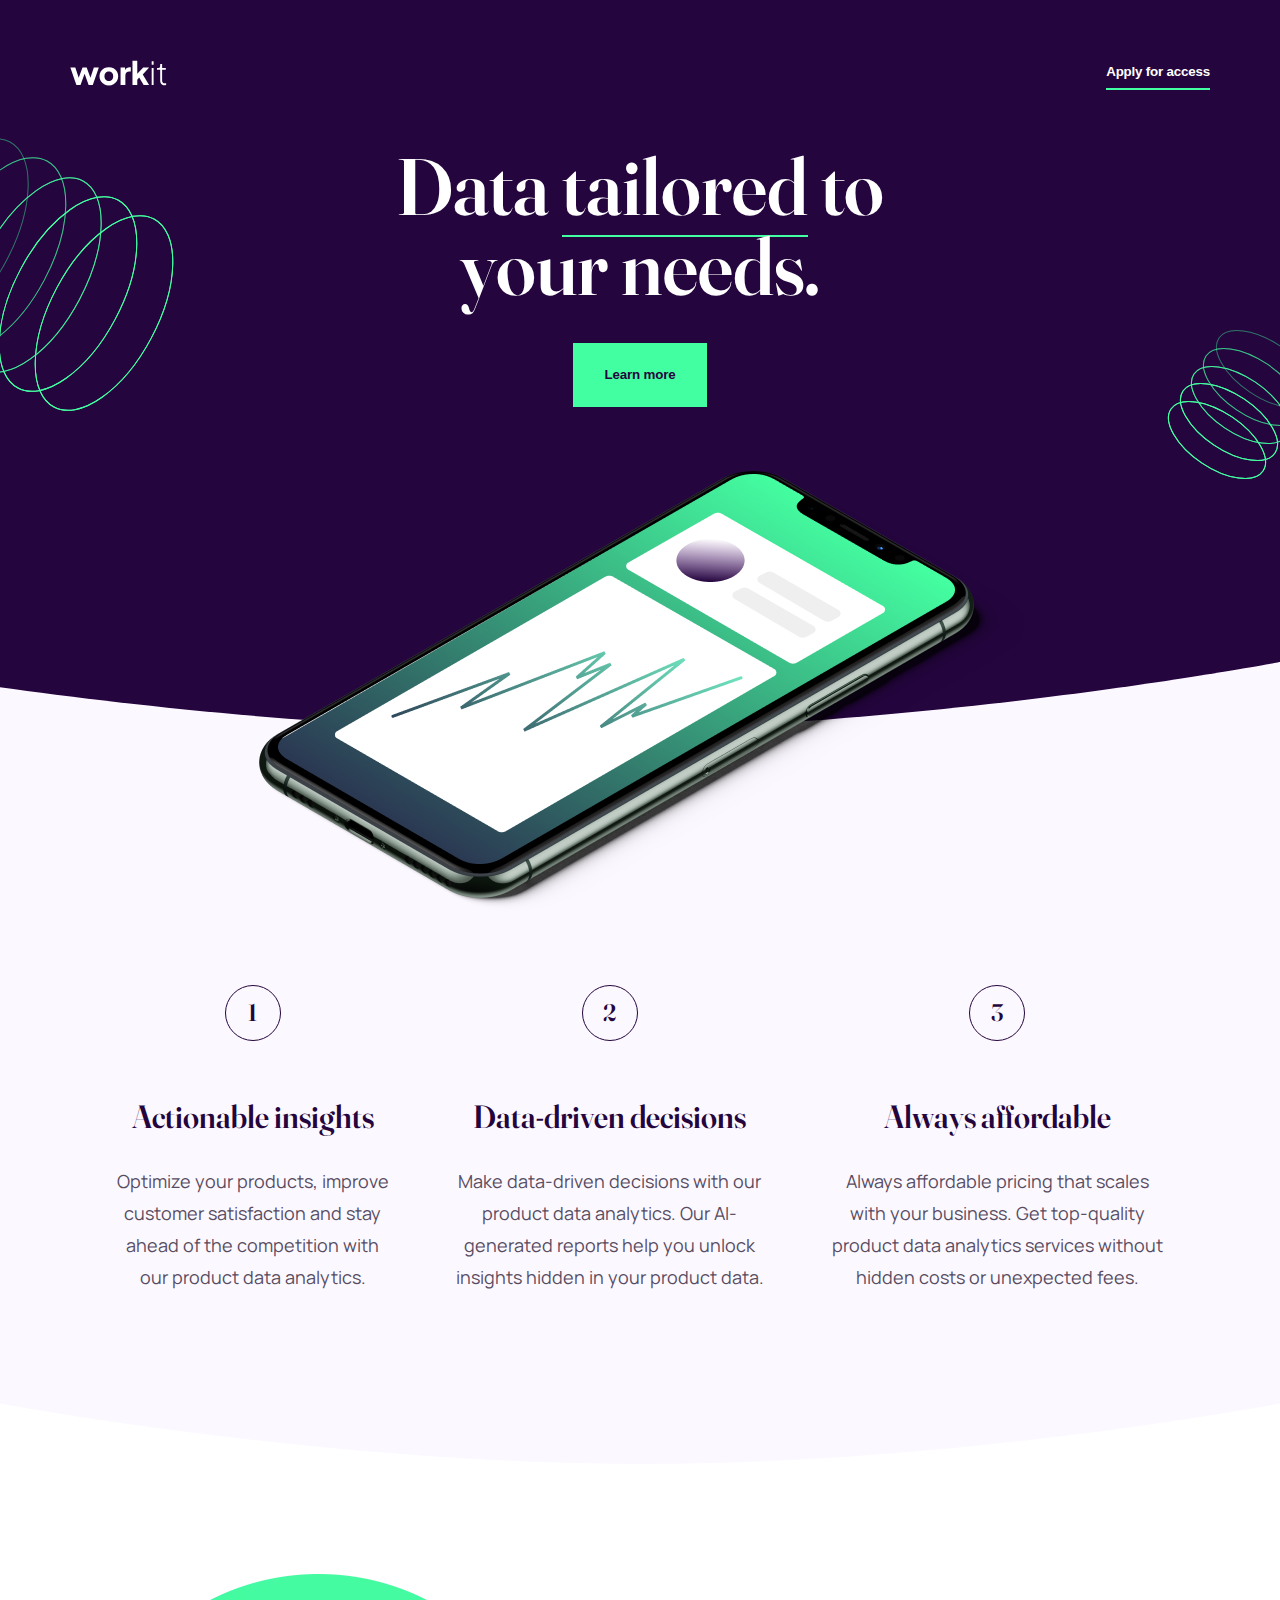
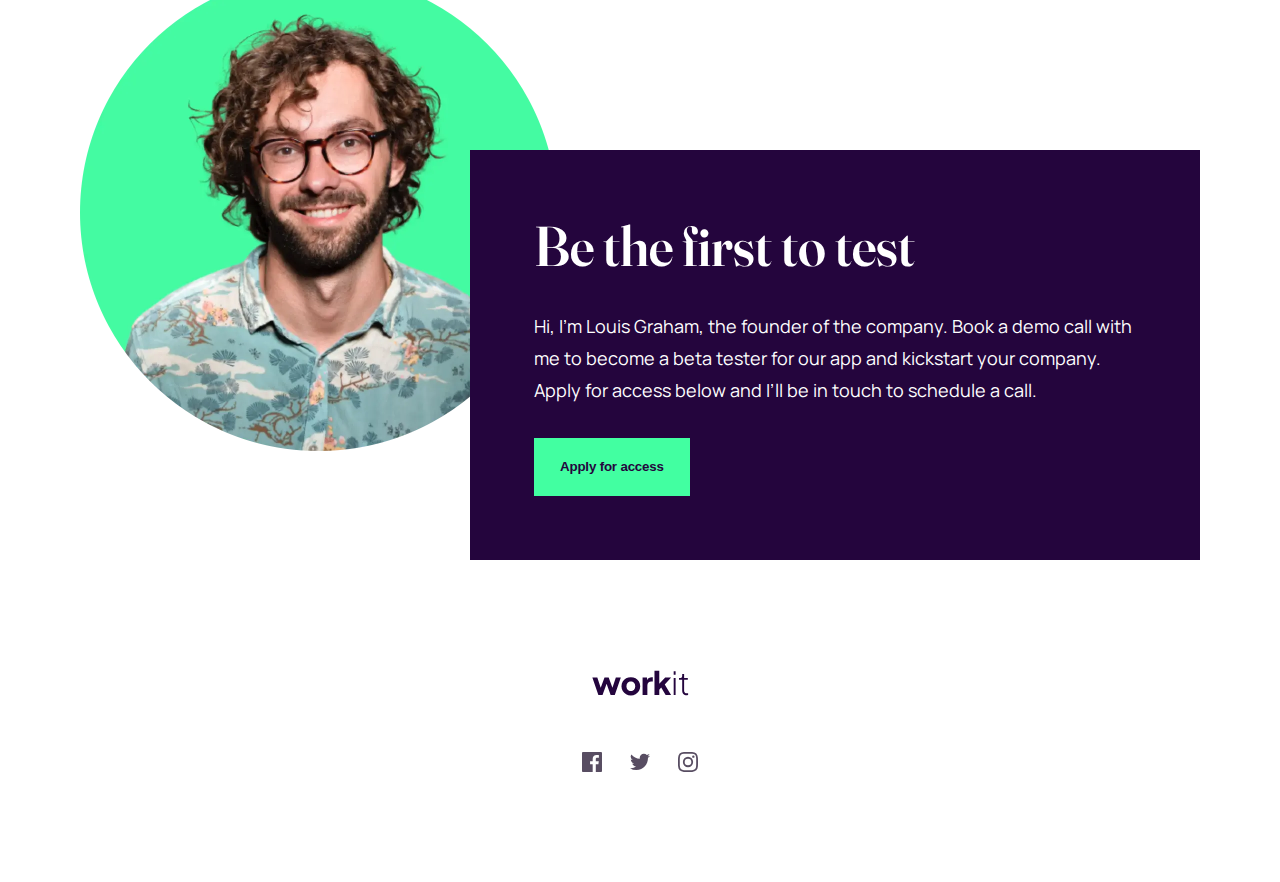
<file: index.html>
<!DOCTYPE html>
<html lang="en">
  <head>
    <meta charset="UTF-8" />
    <meta name="viewport" content="width=device-width, initial-scale=1.0" />
    <!-- Site Icon -->
    <link rel="icon" href="images/site-icon.svg" />
    <!-- My CSS -->
    <link rel="stylesheet" href="styles.css" />
    <!-- Google Fonts -->
    <title>Frontend Mentor | Workit landing page</title>
  </head>
  <body>
    <!-- Start Header -->
    <div class="header">
      <div class="container">
        <img src="./images/logo-light.svg" alt="" />
        <button class="button">Apply for access</button>
      </div>
    </div>
    <!-- End Header -->
    <!-- Start Landing -->
    <div class="landing">
      <hr />
      <div class="container">
        <div class="landing-content">
          <h1 class="title">Data <span>tailored</span> to your needs.</h1>
          <button class="learn-more">Learn more</button>
        </div>
      </div>
    </div>
    <!-- End Landing -->
    <!-- Start Features -->
    <div class="features">
      <hr />
      <div class="container">
        <div class="features-content">
          <div class="func">
            <p class="num">1</p>
            <div class="info">
              <h2 class="title">Actionable insights</h2>
              <p>
                Optimize your products, improve customer satisfaction and stay
                ahead of the competition with our product data analytics.
              </p>
            </div>
          </div>
          <div class="func">
            <p class="num">2</p>
            <div class="info">
              <h2 class="title">Data-driven decisions</h2>
              <p>
                Make data-driven decisions with our product data analytics. Our
                AI-generated reports help you unlock insights hidden in your
                product data.
              </p>
            </div>
          </div>
          <div class="func">
            <p class="num">3</p>
            <div class="info">
              <h2 class="title">Always affordable</h2>
              <p>
                Always affordable pricing that scales with your business. Get
                top-quality product data analytics services without hidden costs
                or unexpected fees.
              </p>
            </div>
          </div>
        </div>
      </div>
    </div>
    <!-- End Features -->
    <!-- Start Contact -->
    <div class="contact">
      <div class="container">
        <div class="contact-content">
          <img src="./images/image-founder.webp" alt="" class="image" />
          <div class="info">
            <h1 class="title">Be the first to test</h1>
            <p>
              Hi, I'm Louis Graham, the founder of the company. Book a demo call
              with me to become a beta tester for our app and kickstart your
              company. Apply for access below and I’ll be in touch to schedule a
              call.
            </p>
            <button class="button-subscribe">Apply for access</button>
          </div>
        </div>
      </div>
    </div>
    <!-- End Contact -->
    <!-- Start Social -->
    <div class="social">
      <div class="container">
        <img src="images/logo-dark.svg" alt=""/>
        <div class="social-icons">
          <img src="images/icon-facebook.svg" alt="" />
          <img src="images/icon-twitter.svg" alt="" />
          <img src="images/icon-instagram.svg" alt="" />
        </div>
      </div>
    </div>
    <!-- End Social -->
  </body>
</html>
</file>
<file: styles.css>
@font-face {
  font-family: "Fraunces";
  font-display: swap;
  font-weight: 600 700;
  src: url("fonts/fraunces/static/Fraunces_144pt-SemiBold.ttf")
    format("truetype");
}
@font-face {
  font-family: "Manrope";
  font-display: swap;
  font-weight: 400 700;
  src: url("fonts/manrope/static/Manrope-Regular.ttf") format("truetype");
}
:root {
  --clr-primary-400: hsl(150, 100%, 63%);
  --clr-primary-900: hsl(273, 85%, 13%);

  --clr-neutral-600: hsl(271, 12%, 34%);
  --clr-neutral-200: hsl(274, 100%, 99%);
  --clr-neutral-100: hsl(0, 0%, 100%);

  --ff-base: "Manrope", sans-serif;
  --ff-accent: "Fraunces", sans-serif;

  --fw-regular: 400;
  --fw-semi-bold: 600;
  --fw-bold: 700;

  --dt-main: 0.3s; /* Duration Time */
}
/* End Variables */
/* Start Global Rules */
* {
  box-sizing: border-box;
  padding: 0;
  margin: 0;
}
html {
  scroll-behavior: smooth;
}
body {
  font-family: var(--ff-base);
  background-color: var(--clr-neutral-100);
  font-size: 18px;
}
::-webkit-scrollbar {
  display: none;
}
.container {
  padding: 0 15px;
  margin: 0 auto;
  text-align: center;
}
/* Small */
@media (min-width: 768px) {
  .container {
    width: 750px;
  }
}
/* Medium */
@media (min-width: 992px) {
  .container {
    width: 970px;
  }
}
/* Large */
@media (min-width: 1200px) {
  .container {
    width: 1170px;
  }
}
/* End Global Rules */
/* Start Heading */
.header .container {
  position: absolute;
  top: 0;
  left: 50%;
  transform: translateX(-50%);

  display: flex;
  justify-content: space-between;
  align-items: center;

  margin-top: 56px;
}
.header .button {
  border: 0;
  background-color: transparent;
  color: var(--clr-neutral-100, #fff);

  font-weight: var(--fw-bold);
  line-height: 32px;
  letter-spacing: -0.18px;

  border-bottom: 2px solid var(--clr-primary-400, #44ffa1);
  transition: var(--dt-main);
}
.header .button:hover {
  color: var(--clr-primary-400, #44ffa1);
}
/* End Heading */
/* Start Landing */
.landing {
  height: 730px;
  background-color: #fcf8ff;
  background-image: url(/images/bg-landing.svg);
  background-size: cover;
  background-position: 100% 100%;
}
.landing::after {
  content: url("images/image-hero.png");
  width: 762px;
  height: 424px;

  position: absolute;
  top: 471px;
  left: 50%;
  transform: translateX(-50%);
}
hr {
  height: 0px;
  width: 100%;
  border: 0;
}
hr::before {
  content: url(images/bg-pattern-1.svg);
  width: 341px;
  height: 317px;

  position: absolute;
  top: 116px;
  left: -138px;
}
hr::after {
  content: url(images/bg-pattern-2.svg);
  width: 174;
  height: 181px;

  position: absolute;
  top: 314px;
  right: -48px;
}
.landing .container .title {
  width: 635px;
  color: var(--clr-neutral-100, #fff);

  font-family: var(--ff-accent);
  font-size: 80px;
  font-weight: var(--fw-semi-bold);
  line-height: 80px;
  text-align: center;

  margin: 146px auto 37px;
}
.landing .title span {
  border-bottom: 2px solid var(--clr-primary-400);
}
.learn-more {
  background: var(--clr-primary-400, #44ffa1);
  color: var(--clr-primary-900, #24053e);

  font-weight: var(--fw-bold);
  line-height: 32px;
  letter-spacing: -0.18px;
  padding: 16px 32px;

  border: 0;
  transition: var(--dt-main);
}
.learn-more:hover {
  background-color: transparent;
  color: var(--clr-primary-400, #44ffa1);
  box-shadow: inset 0 0 0 2px var(--clr-primary-400, #44ffa1);
}
/* End Landing */
/* Start Features */
.features {
  height: 734px;

  background-image: url("images/bg-features.svg");
  background-size: cover;
  background-position: 100% 100%;
}
.features .container {
  width: 1114px;
}
.features-content {
  margin-top: 255px;
  display: flex;
  gap: 26px;
}
.features-content .func {
  display: flex;
  flex-direction: column;
  gap: 56px;
  justify-content: center;
  align-items: center;
}
.num {
  color: var(--clr-primary-900, #24053e);

  width: 56px;
  height: 56px;

  border-radius: 30.5px;
  border: 1px solid var(--clr-primary-900, #584d62);

  display: flex;
  justify-content: center;
  align-items: center;

  font-family: var(--ff-accent);
  font-size: 24px;
  font-weight: var(--fw-semi-bold);
  line-height: 40px;
}
.features-content .func .info {
  display: flex;
  flex-direction: column;
  gap: 28px;
}
.info .title {
  color: var(--clr-primary-900, #24053e);

  font-family: var(--ff-accent);
  font-size: 32px;
  font-style: normal;
  font-weight: 600;
  line-height: 40px;
}
.func .info .title + p {
  color: var(--clr-neutral-600, #584d62);

  font-family: var(--ff-base);
  font-weight: var(--fw-regular);
  line-height: 32px;

  padding: 0 15px;
}
/* End Features */
/* Start Contact */
.contact .container {
  padding-top: 110px;
}
.contact-content {
  width: 1120px;
  height: 586px;

  text-align: center;

  padding: 0 40px;
  margin: auto;

  position: relative;
}
.contact-content .image {
  width: 477px;
  height: 477px;

  display: flex;
  align-items: flex-start;
  text-align: center;

  position: absolute;
  top: 0;
  left: 0;
}
.contact-content .info {
  background-color: var(--clr-primary-900, #24053e);

  width: 730px;
  height: fit-content;

  text-align: left;

  padding: 64px;

  position: absolute;
  right: 0;
  bottom: 0;
}
.contact-content .info .title {
  color: var(--clr-neutral-100, #fff);

  font-family: var(--ff-accent);
  font-size: 56px;
  font-weight: var(--fw-semi-bold);
  line-height: 64px;
}
.contact-content .info .title + p {
  color: var(--clr-neutral-100, #fff);

  font-weight: 400;
  line-height: 32px;

  text-align: left;

  padding: 32px 0px;
}
.contact-content .info .button-subscribe {
  border: 0;

  background-color: var(--clr-primary-400);
  color: var(--clr-primary-900, #24053e);

  font-weight: var(--fw-bold);
  line-height: 32px;
  letter-spacing: -0.18px;

  padding: 13px 26px;

  transition: var(--dt-main);
}
.contact-content .info .button-subscribe:hover {
  background-color: transparent;
  color: var(--clr-primary-400, #44ffa1);
  box-shadow: inset 0 0 0 2px var(--clr-primary-400, #44ffa1);
}
/* End Contact */
/* Start Social */
.social {
  padding: 110px 0;
}
.social .container {
  display: flex;
  flex-direction: column;
  justify-content: center;
  align-items: center;
  gap: 56px;
}
.social .social-icons {
  display: flex;
  justify-content: space-between;
  gap: 28px;
}
/* End Social */
</file>
